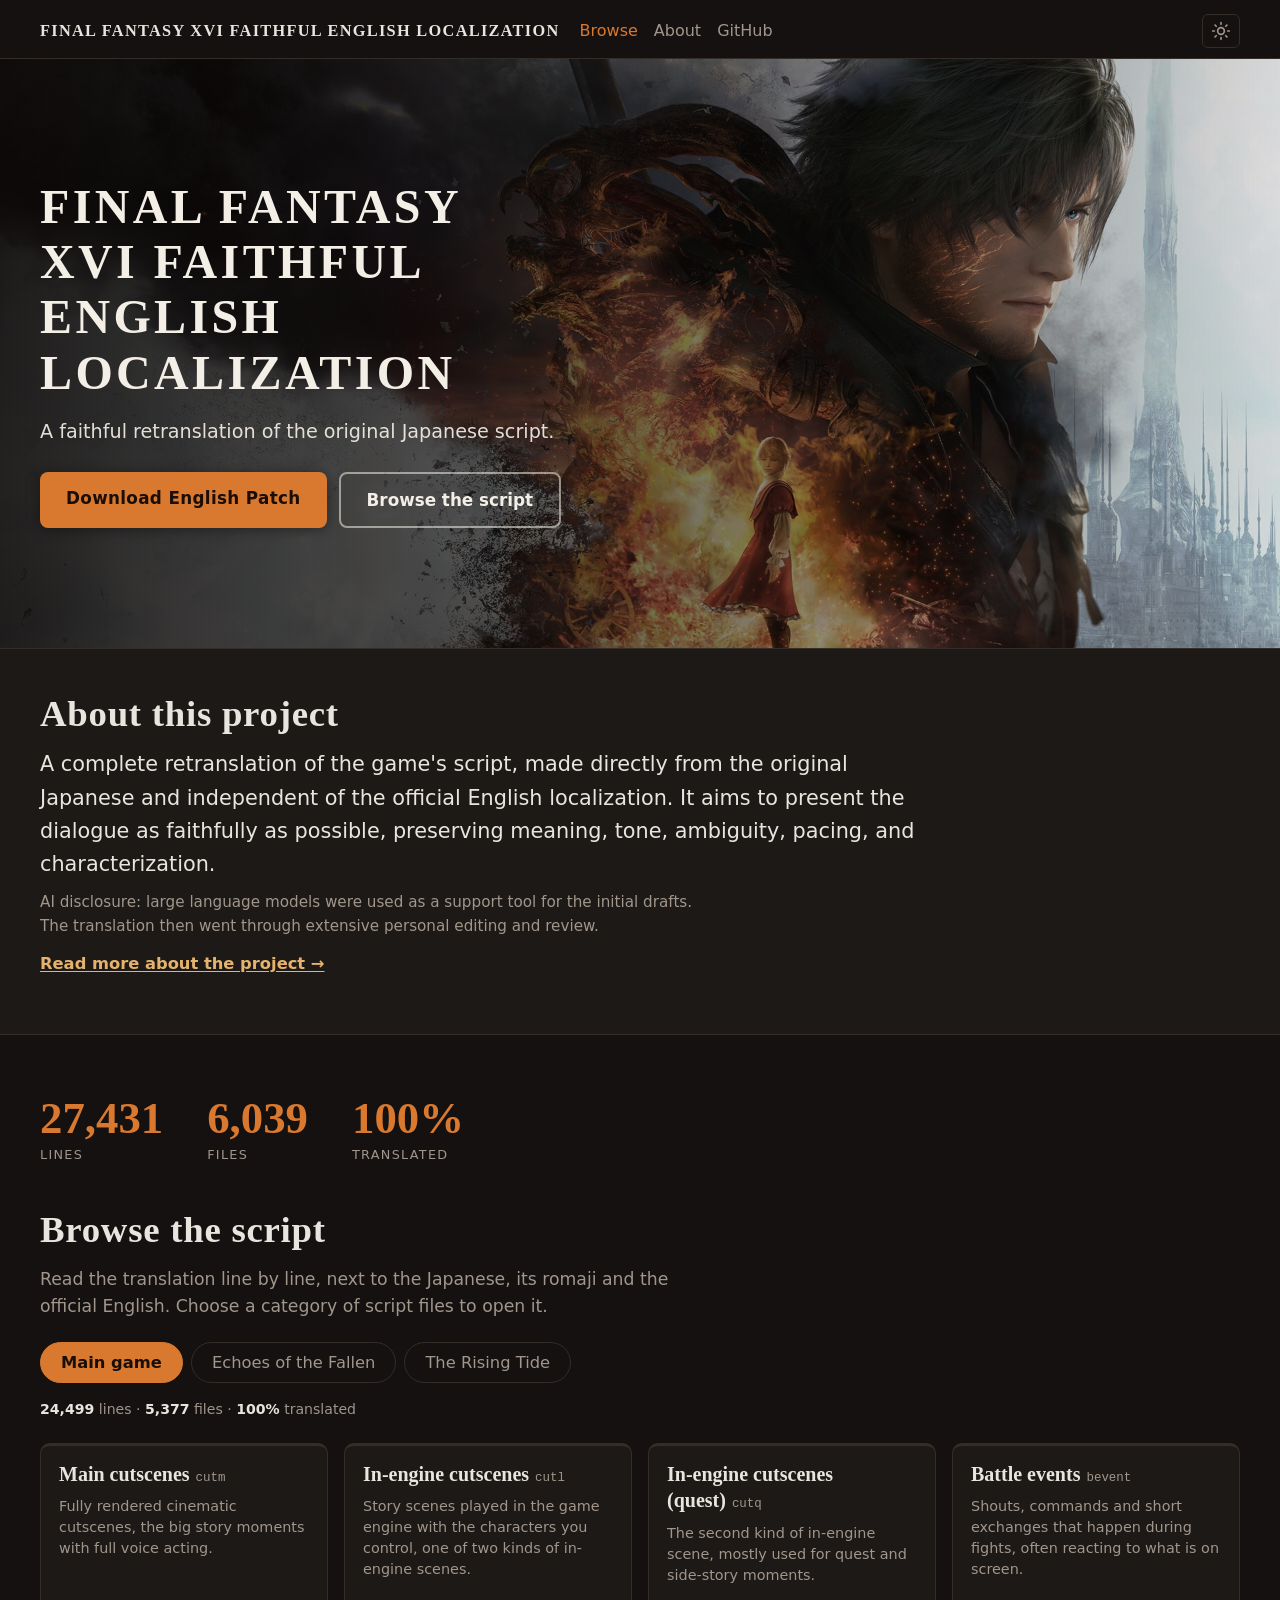
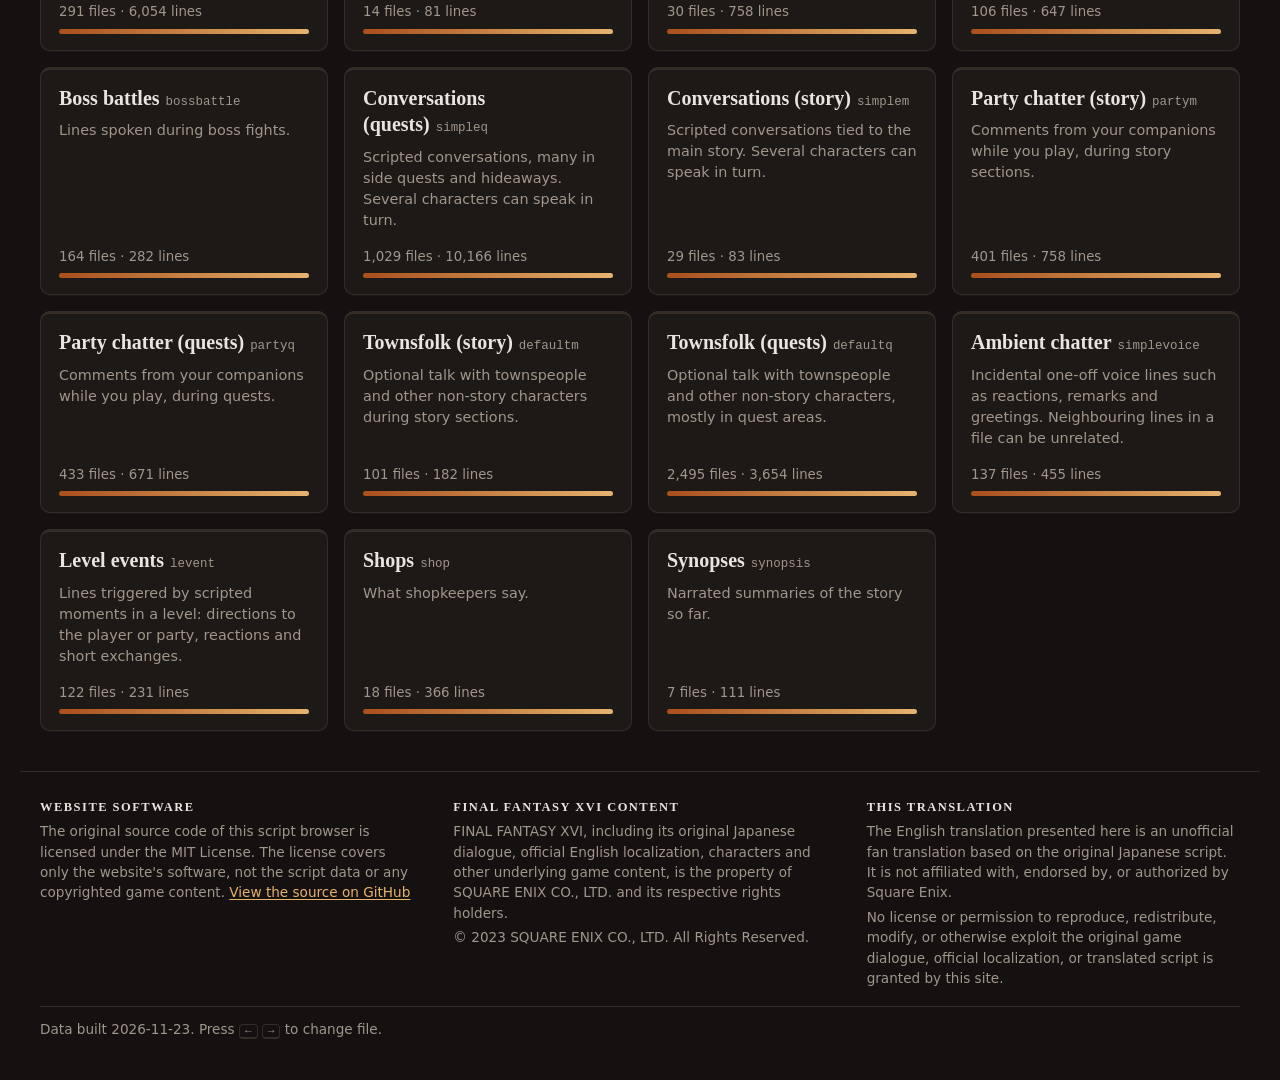
<file: docs/index.html>
<!doctype html>
<html lang="en" data-theme="dark">
<head>
<meta charset="utf-8">
<meta name="viewport" content="width=device-width, initial-scale=1">
<title>Final Fantasy XVI Faithful English Localization</title>
<meta name="description" content="Browse the retranslation line by line, next to the Japanese and the official English.">
<link rel="icon" type="image/svg+xml" href="favicon.svg?v=20261123070738">
<link rel="stylesheet" href="site.css?v=20261123070738">
<script>try{var t=localStorage.getItem('theme');if(t==='light'||t==='dark')document.documentElement.dataset.theme=t;}catch(e){}</script>
</head>
<body>
<a class="skip" href="#app">Skip to content</a>
<header class="topbar"><div class="top">
  <a class="brand" href="#/">Final Fantasy XVI Faithful English Localization</a>
  <nav aria-label="Main">
    <a href="#/">Browse</a>
    <a href="#/about" class="nav-about" hidden>About</a>
    <a href="#/search" class="nav-search">Search</a>
    <a href="#" id="nav-src" class="nav-src" hidden target="_blank" rel="noopener">GitHub</a>
  </nav>
  <a id="dl-top" class="dl" href="#" hidden target="_blank" rel="noopener">Download</a>
  <button id="theme" type="button" class="ghost icon" title="Switch between light and dark" aria-label="Switch between light and dark">
    <svg class="ic-sun" viewBox="0 0 24 24" width="20" height="20" fill="none" stroke="currentColor" stroke-width="2" stroke-linecap="round" aria-hidden="true"><circle cx="12" cy="12" r="4"/><path d="M12 2v2M12 20v2M4.9 4.9l1.4 1.4M17.7 17.7l1.4 1.4M2 12h2M20 12h2M4.9 19.1l1.4-1.4M17.7 6.3l1.4-1.4"/></svg>
    <svg class="ic-moon" viewBox="0 0 24 24" width="20" height="20" fill="none" stroke="currentColor" stroke-width="2" stroke-linecap="round" stroke-linejoin="round" aria-hidden="true"><path d="M21 12.8A9 9 0 1 1 11.2 3a7 7 0 0 0 9.8 9.8z"/></svg>
  </button>
</div></header>

<section id="hero" class="hero" hidden></section>
<section id="band" class="band" hidden></section>

<form id="filters" class="filters" role="search" autocomplete="off" hidden>
  <div class="fields">
    <label class="f-jp"><span>Japanese contains</span><input name="jp" type="search" lang="ja" spellcheck="false"></label>
    <label><span>English contains</span><input name="en" type="search" spellcheck="false"></label>
    <label class="f-off"><span>Official English contains</span><input name="off" type="search" spellcheck="false"></label>
    <label><span>Speaker</span><input name="spk" type="search" spellcheck="false"></label>
  </div>
  <div class="opts">
    <label class="chk f-rx"><input name="rx" type="checkbox"> Regular expression</label>
    <label class="chk f-cs"><input name="cs" type="checkbox"> Match case</label>
    <span class="grow"></span>
    <button type="button" id="clear" class="ghost f-clear">Clear filters</button>
  </div>
</form>

<main id="app" tabindex="-1" aria-live="polite"><p class="note">Loading…</p></main>

<footer>
  <div class="foot-grid">
    <section>
      <h4>Website software</h4>
      <p>The original source code of this script browser is licensed under the MIT License. The license covers only the website's software, not the script data or any copyrighted game content. <a id="foot-src" href="#" hidden target="_blank" rel="noopener">View the source on GitHub</a></p>
    </section>
    <section>
      <h4>FINAL FANTASY XVI content</h4>
      <p>FINAL FANTASY XVI, including its original Japanese dialogue, official English localization, characters and other underlying game content, is the property of SQUARE ENIX CO., LTD. and its respective rights holders.</p>
      <p>© 2023 SQUARE ENIX CO., LTD. All Rights Reserved.</p>
    </section>
    <section>
      <h4>This translation</h4>
      <p>The English translation presented here is an unofficial fan translation based on the original Japanese script. It is not affiliated with, endorsed by, or authorized by Square Enix.</p>
      <p>No license or permission to reproduce, redistribute, modify, or otherwise exploit the original game dialogue, official localization, or translated script is granted by this site.</p>
    </section>
  </div>
  <p class="foot-meta">Data built 2026-11-23. <span class="f-hint">Press <kbd>/</kbd> to search. </span>Press <kbd>←</kbd> <kbd>→</kbd> to change file.</p>
</footer>
<script src="site.js?v=20261123070738" defer></script>
</body>
</html>
</file>
<file: docs/site.css>
/* Retranslation browser. Colours are variables: light by default, dark by system setting or the Theme button. */
/* Colours come from the game's key art: warm near-black smoke, flame orange and amber, misty off-white, and the steel blue of Clive's eye.
   Dark is the default; the Theme button switches to light (remembered in this browser). */
:root {
  --bg: #141110; --surface: #1d1917; --ink: #e8e5de; --muted: #a0968b; --line: #342c27;
  --accent: #d9792f; --accent-ink: #1a0e07; --link: #e6b36d; --jp: #d6d1c8; --rom: #c9a36a; --off: #8fb1c6;
  --mark: #6b3e12; --mark-ink: #fff3dd; --hit: #2b2118; --shadow: 0 1px 0 rgba(255, 255, 255, .03);
  --head-font: "Iowan Old Style", "Palatino Linotype", Palatino, "Book Antiqua", Georgia, serif;
  --jp-font: "Hiragino Sans", "Yu Gothic UI", "Yu Gothic", "Noto Sans JP", "Meiryo", sans-serif;
  color-scheme: dark;
}
:root[data-theme="light"] {
  --bg: #e9e7e1; --surface: #f6f4ef; --ink: #211c1a; --muted: #6a625a; --line: #cfc9be;
  --accent: #a94f1c; --accent-ink: #ffffff; --link: #9a4817; --jp: #2b2623; --rom: #8a6428; --off: #3f6179;
  --mark: #f3c77a; --mark-ink: #211c1a; --hit: #f3e5c8; --shadow: 0 1px 2px rgba(33, 28, 26, .08); color-scheme: light;
}

* { box-sizing: border-box; }
html { scroll-padding-top: calc(var(--hh, 58px) + 8.5rem); }
body { margin: 0; background: var(--bg); color: var(--ink); font: 16px/1.55 system-ui, -apple-system, "Segoe UI", Roboto, sans-serif; }
a { color: var(--link); text-underline-offset: 2px; }
a:hover { text-decoration-thickness: 2px; }
:focus-visible { outline: 2px solid var(--accent); outline-offset: 2px; border-radius: 3px; }
.skip { position: absolute; left: -999px; } .skip:focus { left: 8px; top: 8px; background: var(--surface); padding: 6px 10px; z-index: 20; }
main, .top, .filters, footer { max-width: 1240px; margin: 0 auto; padding-left: 20px; padding-right: 20px; }
main { padding-top: 12px; padding-bottom: 40px; outline: none; }
h1, h2, h3 { font-family: var(--head-font); line-height: 1.25; margin: 1.2em 0 .4em; font-weight: 600; }
h1 { font-size: 2rem; } h2 { font-size: 1.5rem; } h3 { font-size: 1.15rem; }
.sec-title { font-size: clamp(1.7rem, 3.4vw, 2.3rem); letter-spacing: .02em; margin: 0 0 .35em; }
.note, .muted { color: var(--muted); }
kbd { font: .8em ui-monospace, Menlo, Consolas, monospace; border: 1px solid var(--line); border-bottom-width: 2px; border-radius: 4px; padding: 0 5px; }
mark { background: var(--mark); color: var(--mark-ink); border-radius: 2px; padding: 0 1px; }

/* header + filters */
.topbar { position: sticky; top: 0; z-index: 30; background: var(--bg); border-bottom: 1px solid var(--line); }
.top { display: flex; align-items: center; gap: 20px; padding-top: 14px; padding-bottom: 10px; }
.brand { font: 600 1.02rem var(--head-font); color: var(--ink); text-decoration: none; letter-spacing: .08em; text-transform: uppercase; }
.top nav { display: flex; gap: 16px; flex: 1; } .top nav a { text-decoration: none; color: var(--muted); font-weight: 500; }
.top nav a:hover, .top nav a.on { color: var(--accent); }
button, input, select { font: inherit; color: inherit; }
button.ghost { background: none; border: 1px solid var(--line); border-radius: 6px; padding: 4px 12px; cursor: pointer; color: var(--muted); }
button.ghost.icon { display: inline-flex; align-items: center; justify-content: center; width: 38px; height: 34px; padding: 0; }
.ic-moon { display: none; } :root[data-theme="light"] .ic-moon { display: block; } :root[data-theme="light"] .ic-sun { display: none; }
button.ghost:hover { color: var(--ink); border-color: var(--muted); }
button.primary { background: var(--accent); color: var(--accent-ink); border: 0; border-radius: 6px; padding: 6px 14px; cursor: pointer; font-weight: 600; }
.filters { position: sticky; top: var(--hh, 58px); z-index: 10; background: var(--bg); padding-top: 6px; padding-bottom: 10px; border-bottom: 1px solid var(--line); }
.fields { display: grid; grid-template-columns: repeat(4, minmax(0, 1fr)); gap: 10px; }
.fields label { display: flex; flex-direction: column; gap: 2px; min-width: 0; }
.fields span { font-size: .75rem; color: var(--muted); letter-spacing: .03em; }
.fields input { width: 100%; padding: 7px 10px; border: 1px solid var(--line); border-radius: 6px; background: var(--surface); }
.fields input:focus { border-color: var(--accent); }
.opts { display: flex; flex-wrap: wrap; align-items: center; gap: 6px 16px; margin-top: 8px; font-size: .9rem; }
.grow { flex: 1; } .lbl { color: var(--muted); }
.viewopts { display: flex; flex-wrap: wrap; gap: 4px 16px; align-items: center; margin: 4px 0 10px; font-size: .9rem; }
.chk { white-space: nowrap; cursor: pointer; }
body.no-filters .fields, body.no-filters .f-rx, body.no-filters .f-cs, body.no-filters .f-clear, body.no-filters .nav-search, body.no-filters .f-hint { display: none; }
body.no-jp .f-jp, body.no-jp .line .c-jp, body.no-off .f-off, body.no-off .line .c-off { display: none; }

/* hero (home page only) */
.hero { padding-left: 0; padding-right: 0; color: #f3eee6; padding-top: clamp(48px, 10vw, 120px); padding-bottom: clamp(48px, 10vw, 120px);
  --hero-bg: radial-gradient(70% 120% at 85% 110%, rgba(217, 121, 47, .55), transparent 65%), radial-gradient(50% 80% at 100% 0%, rgba(110, 120, 140, .28), transparent 70%), linear-gradient(180deg, #171211, #241915);
  background: var(--hero-bg); border-bottom: 1px solid var(--line); }
.hero[hidden] { display: none; }
.hero.img { background: linear-gradient(90deg, rgba(12, 9, 8, .90) 0%, rgba(12, 9, 8, .62) 45%, rgba(12, 9, 8, .12) 100%), var(--banner) center right / cover; }
.hero-in { max-width: 1240px; margin: 0 auto; padding: 0 20px; }
body.home #dl-top { display: none; }
.hero h1 { margin: 0 0 .35em; font-size: clamp(1.7rem, 4.6vw, 3rem); line-height: 1.15; letter-spacing: .07em; text-transform: uppercase; font-weight: 600; max-width: 20ch; text-wrap: balance; }
.hero p { margin: 0; font-size: clamp(1rem, 2vw, 1.2rem); max-width: 52ch; opacity: .92; }
.hero-actions { display: flex; flex-wrap: wrap; gap: 12px; margin-top: 26px; }
.btn-dl, .btn-alt { display: inline-block; padding: 13px 26px; border-radius: 8px; font-weight: 700; font-size: 1.05rem; text-decoration: none; }
.btn-dl { background: var(--accent); color: var(--accent-ink); box-shadow: 0 2px 14px rgba(0, 0, 0, .4); letter-spacing: .02em; } .btn-dl:hover { filter: brightness(1.1); }
.btn-alt { color: #f3eee6; border: 2px solid rgba(243, 238, 230, .55); } .btn-alt:hover { background: rgba(243, 238, 230, .1); }
.dl { padding: 5px 14px; border-radius: 6px; background: var(--accent); color: var(--accent-ink); font-weight: 600; text-decoration: none; white-space: nowrap; }
.dl[hidden] { display: none; }

/* home */
.browse { padding-top: 48px; } .browse > .lead { max-width: 62ch; font-size: 1.08rem; margin: 0 0 22px; }
.stats { display: flex; flex-wrap: wrap; gap: 8px 44px; margin: 0 0 40px; }
.stats b { font: 600 clamp(2rem, 4vw, 2.8rem)/1.05 var(--head-font); display: block; color: var(--accent); } .stats span { color: var(--muted); font-size: .8rem; text-transform: uppercase; letter-spacing: .1em; }
.tabs { display: flex; gap: 8px; flex-wrap: wrap; margin: 0 0 28px; }
.tabs a { padding: 7px 20px; font-size: 1.02rem; border: 1px solid var(--line); border-radius: 999px; text-decoration: none; color: var(--muted); }
.tabs a.on { background: var(--accent); border-color: var(--accent); color: var(--accent-ink); font-weight: 600; }
.cards { display: grid; grid-template-columns: repeat(auto-fill, minmax(280px, 1fr)); gap: 16px; margin-top: 0; }
.card { display: flex; flex-direction: column; background: var(--surface); border: 1px solid var(--line); border-radius: 10px; padding: 16px 18px; text-decoration: none; color: var(--ink); box-shadow: var(--shadow); }
.card { border-top: 3px solid var(--line); } .card:hover { border-color: var(--accent); }
.card .ct { margin-bottom: 2px; } .card b { font: 600 1.25rem/1.25 var(--head-font); } .card .code { color: var(--muted); font: .78rem ui-monospace, Menlo, Consolas, monospace; margin-left: 6px; }
.card p { margin: 6px 0 8px; color: var(--muted); font-size: .9rem; line-height: 1.45; } .card small { display: block; color: var(--muted); margin-top: auto; padding-top: 8px; }
.lead { color: var(--muted); max-width: 70ch; margin: .2em 0 .8em; font-size: 1.08rem; }
.bar { height: 5px; border-radius: 3px; background: var(--line); margin-top: 6px; overflow: hidden; } .bar i { display: block; height: 100%; background: linear-gradient(90deg, #a94f1c, #e6b36d); }

/* about: full-width band. Values to tweak: --band-pad (space above and below the text), --band-title (heading size), --band-text (paragraph size) */
:root { --band-pad: clamp(26px, 3.6vw, 42px); --band-title: clamp(1.7rem, 3.4vw, 2.3rem); --band-text: clamp(1.1rem, 1.8vw, 1.3rem); }
/* about: full-width band under the banner, then the long page */
.band { background: var(--surface); border-bottom: 1px solid var(--line); padding: var(--band-pad) 0; }
.band[hidden] { display: none; }
.band-in { max-width: 1240px; margin: 0 auto; padding: 0 20px; }
.band .sec-title { font-size: var(--band-title); margin-bottom: .3em; }
.band-lead { margin: 0 0 10px; max-width: 68ch; font-size: var(--band-text); line-height: 1.6; }
.band .notice { margin: 0 0 12px; max-width: 70ch; color: var(--muted); font-size: .95rem; }
.band p { margin-top: 0; } .band a.more { font-weight: 600; font-size: 1.02rem; }
.prose { max-width: 75ch; } .prose h2, .prose h3 { margin-top: 1.8em; font-size: 1.6rem; border-bottom: 1px solid var(--line); padding-bottom: .2em; } .prose li { margin: .25em 0; } .prose strong { color: var(--ink); }
.prose > h2:first-child, .prose > h3:first-child { margin-top: .6em; }

/* file lists */
.crumbs { color: var(--muted); font-size: .9rem; margin-top: 8px; } .crumbs a { color: var(--muted); }
table.files { width: 100%; border-collapse: collapse; background: var(--surface); border: 1px solid var(--line); border-radius: 8px; overflow: hidden; }
.files th, .files td { text-align: left; padding: 7px 12px; border-bottom: 1px solid var(--line); }
.files th { font-size: .78rem; color: var(--muted); text-transform: uppercase; letter-spacing: .05em; }
.files td.n { text-align: right; font-variant-numeric: tabular-nums; } .files tr:last-child td { border-bottom: 0; }

/* file view */
.filehead { display: flex; flex-wrap: wrap; align-items: baseline; gap: 6px 14px; margin: 10px 0 4px; }
.filehead h1 { margin: 0; font-size: 1.35rem; word-break: break-all; } .filehead select { max-width: 100%; padding: 4px 8px; border: 1px solid var(--line); border-radius: 6px; background: var(--surface); }
/* file switcher: ‹ [file dropdown] › and the position, in one row */
.filehead { align-items: center; margin: 12px 0 10px; }
.filehead select { font: 600 1.15rem/1.2 var(--head-font, inherit); padding: 6px 10px; }
.stepbtn { display: inline-flex; align-items: center; justify-content: center; width: 34px; height: 34px; border: 1px solid var(--line); border-radius: 6px; background: var(--surface); color: var(--ink); text-decoration: none; font-size: 1.3rem; line-height: 1; }
a.stepbtn:hover { border-color: var(--accent); color: var(--accent); } .stepbtn.off { opacity: .35; }
.filehead .pos { font-size: .85rem; } .sr { position: absolute; width: 1px; height: 1px; overflow: hidden; clip: rect(0 0 0 0); white-space: nowrap; }
.crumbs { display: flex; flex-wrap: wrap; align-items: center; gap: 4px 6px; }
.crumbs select.packsel { font: inherit; color: var(--ink); padding: 1px 6px; border: 1px solid var(--line); border-radius: 6px; background: var(--surface); cursor: pointer; }
.pstats { margin: -12px 0 22px; color: var(--muted); font-size: .88rem; } .pstats b { color: var(--ink); font-weight: 600; }
.count { color: var(--muted); margin: 8px 0; }
.group { margin-top: 18px; } .group h3 { margin: 0 0 6px; font-size: .95rem; word-break: break-all; }

/* lines */
.line { display: flex; gap: 18px; background: var(--surface); border: 1px solid var(--line); border-radius: 8px; padding: 10px 14px; margin-bottom: 6px; scroll-margin-top: 9rem; }
.line.hit { background: var(--hit); border-color: var(--accent); }
.line > div { flex: 1 1 0; min-width: 0; overflow-wrap: anywhere; }
.line .c-spk { flex: 0 0 8.5rem; font-size: .82rem; color: var(--muted); }
.c-spk .who { color: var(--ink); font-weight: 600; display: block; } .c-spk a { color: var(--muted); text-decoration: none; } .c-spk a:hover { color: var(--accent); }
.line .c-jp { color: var(--jp); font-family: var(--jp-font); } .c-jp .rom { color: var(--rom); font-style: italic; font-family: system-ui, sans-serif; font-size: .88rem; margin-top: 2px; }
.line .c-en { font-size: 1.02rem; } .c-en .none { color: var(--muted); font-style: italic; }
.line .c-off { color: var(--off); font-size: .93rem; }
.colhead { background: none; border: 0; padding-top: 0; padding-bottom: 0; margin-bottom: 2px; color: var(--muted); font-size: .72rem; text-transform: uppercase; letter-spacing: .06em; }
.colhead > div { font-size: inherit !important; color: inherit !important; font-family: inherit !important; }
.tag { display: none; font-size: .68rem; text-transform: uppercase; letter-spacing: .06em; color: var(--muted); }
body.hide-jp .line .c-jp, body.hide-off .line .c-off { display: none; } body.hide-rom .rom { display: none; }
.more { margin: 14px 0; }

@media (max-width: 860px) {
  .filters { position: static; }
  .top { flex-wrap: wrap; gap: 8px 16px; }
  .colhead { display: none; }
  .fields { grid-template-columns: repeat(2, minmax(0, 1fr)); }
  .line { flex-direction: column; gap: 6px; } .line .c-spk { flex: none; display: flex; gap: 10px; align-items: baseline; }
  .tag { display: block; } .top nav { gap: 12px; }
}
@media (max-width: 520px) { .fields { grid-template-columns: 1fr; } main, .top, .filters, footer { padding-left: 14px; padding-right: 14px; } }
footer { color: var(--muted); font-size: .85rem; padding-top: 28px; padding-bottom: 36px; border-top: 1px solid var(--line); }
footer p { margin: 4px 0; }
.foot-grid { display: grid; grid-template-columns: repeat(3, minmax(0, 1fr)); gap: 8px 40px; margin-bottom: 14px; }
.foot-grid h4 { margin: 0 0 6px; font: 600 .78rem var(--head-font); letter-spacing: .12em; text-transform: uppercase; color: var(--ink); }
.foot-grid p { line-height: 1.5; } .foot-meta { border-top: 1px solid var(--line); padding-top: 12px; margin-top: 4px; }
@media (max-width: 860px) { .foot-grid { grid-template-columns: 1fr; } }
@media print { .filters, .topbar, footer { display: none; } .line { break-inside: avoid; } }

.browse { scroll-margin-top: 72px; }      /* "Browse" links scroll here: keep the sticky header off the stats */
</file>
